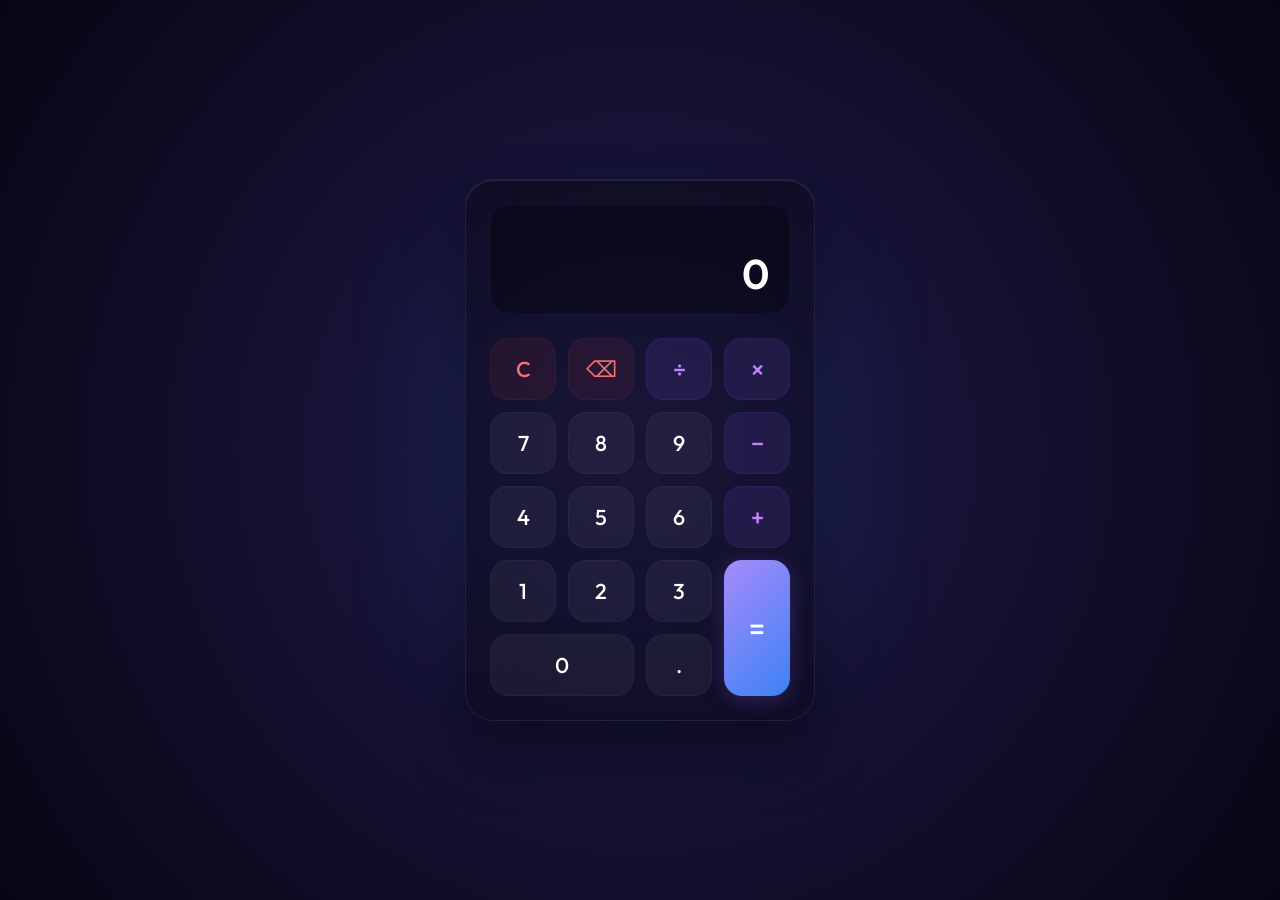
<file: OIBSIP/WebDevelopment-Level2-Task1-Calculator/index.html>
<!DOCTYPE html>
<html lang="en">
<head>
    <meta charset="UTF-8">
    <meta name="viewport" content="width=device-width, initial-scale=1.0">
    <title>Ultimate Glass Calculator</title>
    <link rel="preconnect" href="https://fonts.googleapis.com">
    <link rel="preconnect" href="https://fonts.gstatic.com" crossorigin>
    <link href="https://fonts.googleapis.com/css2?family=Outfit:wght@300;400;600;800&display=swap" rel="stylesheet">
    <link rel="stylesheet" href="style.css">
</head>
<body>
    <div class="calculator-wrapper">
        <div class="calculator-glow"></div>
        <div class="calculator">
            <div class="calculator-screen">
                <div class="history-display" id="history-display"></div>
                <div class="main-display" id="main-display">0</div>
            </div>
            <div class="button-grid">
                <button class="btn btn-action" data-action="clear">C</button>
                <button class="btn btn-action" data-action="delete">⌫</button>
                <button class="btn btn-operator" data-operator="/">÷</button>
                <button class="btn btn-operator" data-operator="*">×</button>
                
                <button class="btn btn-number" data-number="7">7</button>
                <button class="btn btn-number" data-number="8">8</button>
                <button class="btn btn-number" data-number="9">9</button>
                <button class="btn btn-operator" data-operator="-">−</button>
                
                <button class="btn btn-number" data-number="4">4</button>
                <button class="btn btn-number" data-number="5">5</button>
                <button class="btn btn-number" data-number="6">6</button>
                <button class="btn btn-operator" data-operator="+">+</button>
                
                <button class="btn btn-number" data-number="1">1</button>
                <button class="btn btn-number" data-number="2">2</button>
                <button class="btn btn-number" data-number="3">3</button>
                <button class="btn btn-action btn-equals" data-action="equals">=</button>
                
                <button class="btn btn-number btn-zero" data-number="0">0</button>
                <button class="btn btn-number" data-number=".">.</button>
            </div>
        </div>
    </div>
    <script src="script.js"></script>
</body>
</html>
</file>
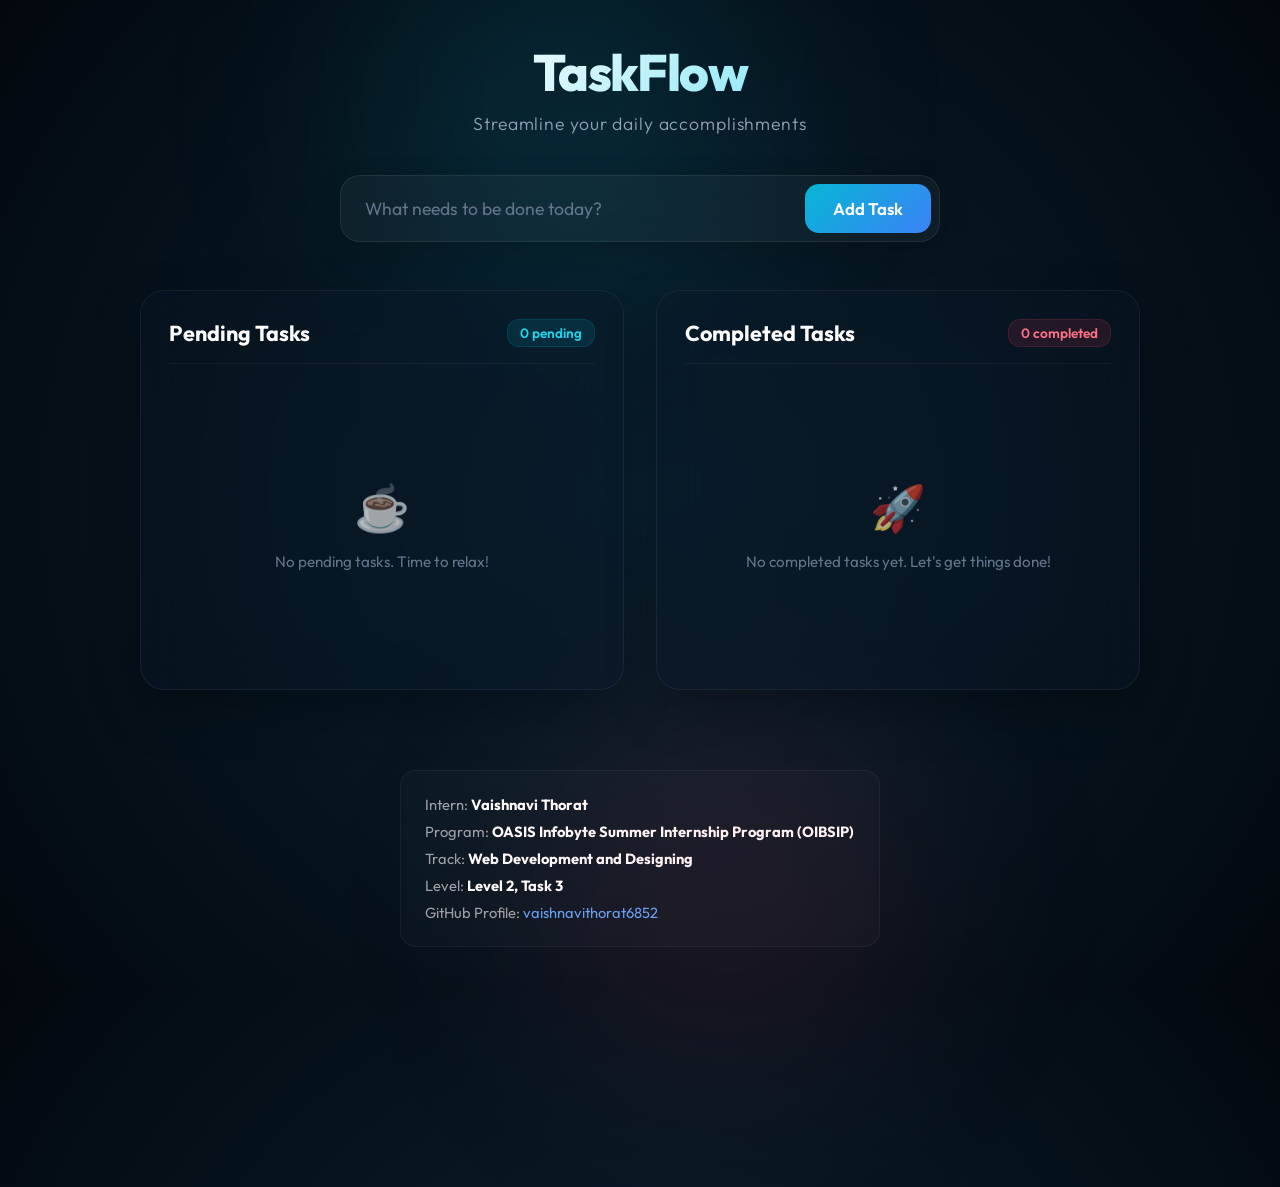
<file: OIBSIP/WebDevelopment-Level2-Task3-ToDoWebApp/index.html>
<!DOCTYPE html>
<html lang="en">
<head>
    <meta charset="UTF-8">
    <meta name="viewport" content="width=device-width, initial-scale=1.0">
    <title>TaskFlow - Elegant To-Do Web App</title>
    <link rel="preconnect" href="https://fonts.googleapis.com">
    <link rel="preconnect" href="https://fonts.gstatic.com" crossorigin>
    <link href="https://fonts.googleapis.com/css2?family=Outfit:wght@300;400;500;600;700;800&display=swap" rel="stylesheet">
    <link rel="stylesheet" href="style.css">
</head>
<body>
    <div class="app-glow-top"></div>
    <div class="app-glow-bottom"></div>
    
    <div class="app-container">
        <header class="app-header">
            <h1 class="app-title">TaskFlow</h1>
            <p class="app-subtitle">Streamline your daily accomplishments</p>
        </header>

        <section class="task-input-section">
            <div class="input-card">
                <input type="text" id="task-input" placeholder="What needs to be done today?" autocomplete="off">
                <button id="add-task-btn">Add Task</button>
            </div>
        </section>

        <main class="todo-grid">
            <section class="tasks-column pending-column">
                <div class="column-header">
                    <h2>Pending Tasks</h2>
                    <span class="count-badge" id="pending-count">0 pending</span>
                </div>
                <div class="task-list-wrapper">
                    <ul class="task-list" id="pending-list"></ul>
                    <div class="empty-state" id="pending-empty">
                        <div class="empty-icon">☕</div>
                        <p class="empty-text">No pending tasks. Time to relax!</p>
                    </div>
                </div>
            </section>

            <section class="tasks-column completed-column">
                <div class="column-header">
                    <h2>Completed Tasks</h2>
                    <span class="count-badge" id="completed-count">0 completed</span>
                </div>
                <div class="task-list-wrapper">
                    <ul class="task-list" id="completed-list"></ul>
                    <div class="empty-state" id="completed-empty">
                        <div class="empty-icon">🚀</div>
                        <p class="empty-text">No completed tasks yet. Let's get things done!</p>
                    </div>
                </div>
            </section>
        </main>
    </div>

    <footer class="app-footer">
        <div class="container">
            <div class="intern-badge">
                <p>Intern: <strong>Vaishnavi Thorat</strong></p>
                <p>Program: <strong>OASIS Infobyte Summer Internship Program (OIBSIP)</strong></p>
                <p>Track: <strong>Web Development and Designing</strong></p>
                <p>Level: <strong>Level 2, Task 3</strong></p>
                <p>GitHub Profile: <a href="https://github.com/vaishnavithorat6852" target="_blank" rel="noopener noreferrer">vaishnavithorat6852</a></p>
            </div>
        </div>
    </footer>
    <script src="script.js"></script>
</body>
</html>
</file>
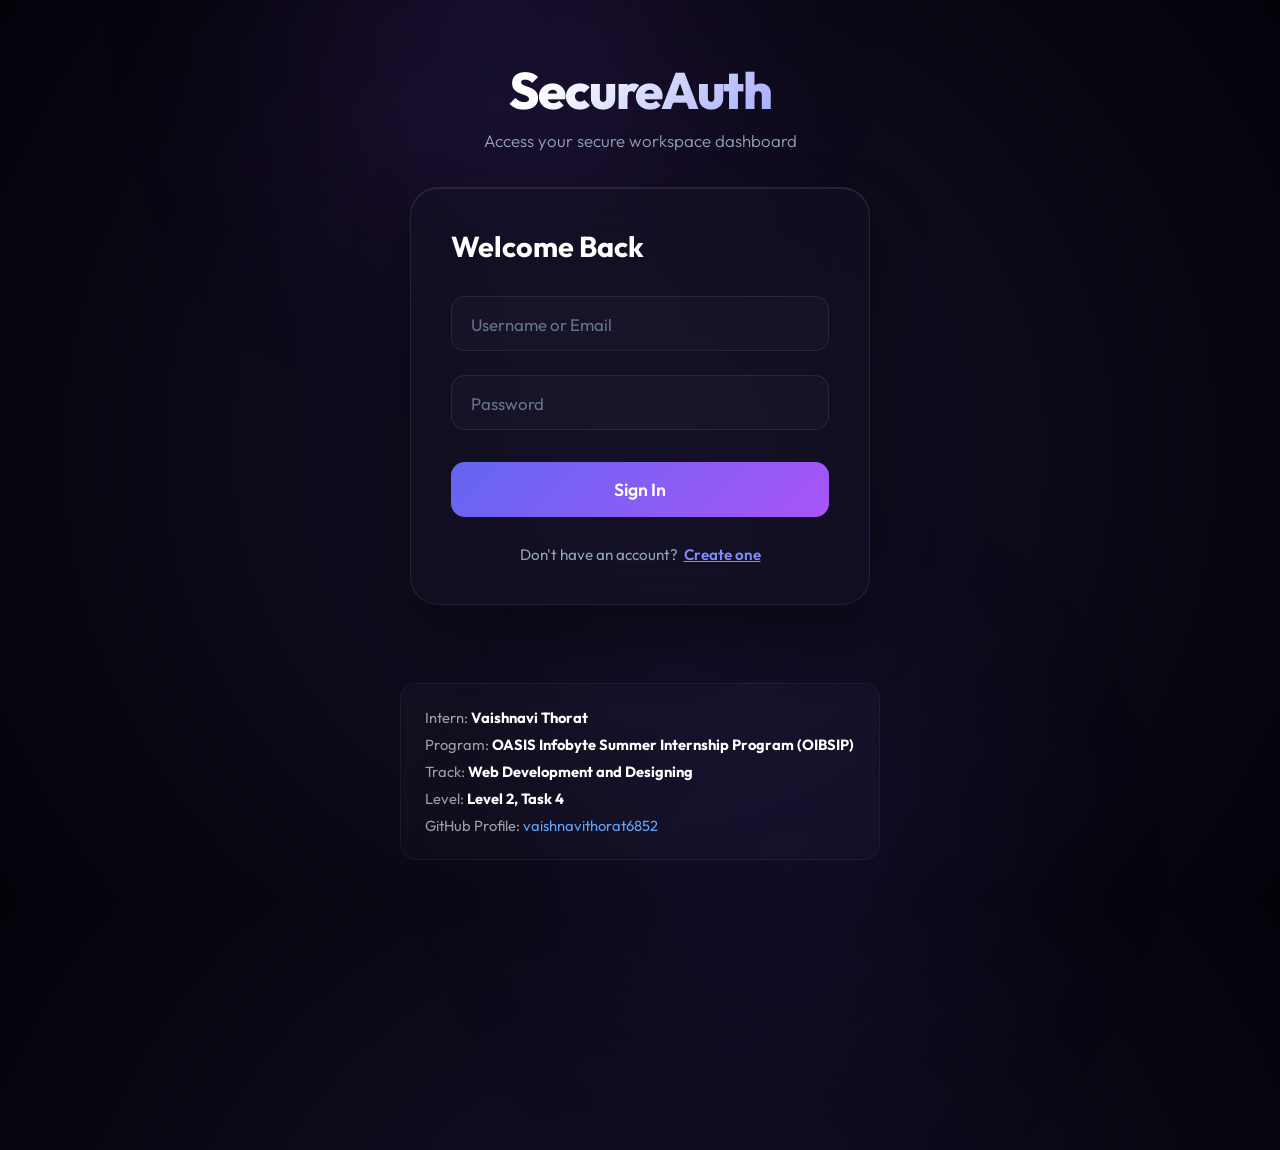
<file: OIBSIP/WebDevelopment-Level2-Task4-LoginAuthenticationSystem/index.html>
<!DOCTYPE html>
<html lang="en">
<head>
    <meta charset="UTF-8">
    <meta name="viewport" content="width=device-width, initial-scale=1.0">
    <title>SecureAuth - Ultimate Authentication Portal</title>
    <link rel="preconnect" href="https://fonts.googleapis.com">
    <link rel="preconnect" href="https://fonts.gstatic.com" crossorigin>
    <link href="https://fonts.googleapis.com/css2?family=Outfit:wght@300;400;500;600;700;800&display=swap" rel="stylesheet">
    <link rel="stylesheet" href="style.css">
</head>
<body>
    <div class="auth-glow-top"></div>
    <div class="auth-glow-bottom"></div>

    <div class="auth-wrapper">
        <header class="auth-header">
            <h1 class="auth-brand">SecureAuth</h1>
            <p class="auth-tagline">Access your secure workspace dashboard</p>
        </header>

        <div class="auth-card">
            <div id="alert-container" class="alert-container hidden"></div>

            <div id="login-view" class="auth-view">
                <h2 class="view-title">Welcome Back</h2>
                <form id="login-form" novalidate>
                    <div class="input-group">
                        <input type="text" id="login-username" required placeholder=" ">
                        <label for="login-username">Username or Email</label>
                    </div>
                    <div class="input-group">
                        <input type="password" id="login-password" required placeholder=" ">
                        <label for="login-password">Password</label>
                    </div>
                    <button type="submit" class="auth-btn">Sign In</button>
                </form>
                <div class="auth-switch">
                    <span>Don't have an account?</span>
                    <button id="go-to-register" class="switch-link-btn">Create one</button>
                </div>
            </div>

            <div id="register-view" class="auth-view hidden">
                <h2 class="view-title">Register Account</h2>
                <form id="register-form" novalidate>
                    <div class="input-group">
                        <input type="text" id="register-username" required placeholder=" ">
                        <label for="register-username">Username</label>
                    </div>
                    <div class="input-group">
                        <input type="email" id="register-email" required placeholder=" ">
                        <label for="register-email">Email Address</label>
                    </div>
                    <div class="input-group">
                        <input type="password" id="register-password" required placeholder=" ">
                        <label for="register-password">Password</label>
                    </div>
                    <div class="input-group">
                        <input type="password" id="register-confirm-password" required placeholder=" ">
                        <label for="register-confirm-password">Confirm Password</label>
                    </div>
                    <button type="submit" class="auth-btn">Register</button>
                </form>
                <div class="auth-switch">
                    <span>Already have an account?</span>
                    <button id="go-to-login" class="switch-link-btn">Sign In</button>
                </div>
            </div>
        </div>
    </div>

    <footer class="auth-footer">
        <div class="intern-badge">
            <p>Intern: <strong>Vaishnavi Thorat</strong></p>
            <p>Program: <strong>OASIS Infobyte Summer Internship Program (OIBSIP)</strong></p>
            <p>Track: <strong>Web Development and Designing</strong></p>
            <p>Level: <strong>Level 2, Task 4</strong></p>
            <p>GitHub Profile: <a href="https://github.com/vaishnavithorat6852" target="_blank" rel="noopener noreferrer">vaishnavithorat6852</a></p>
        </div>
    </footer>
    <script src="script.js"></script>
</body>
</html>
</file>
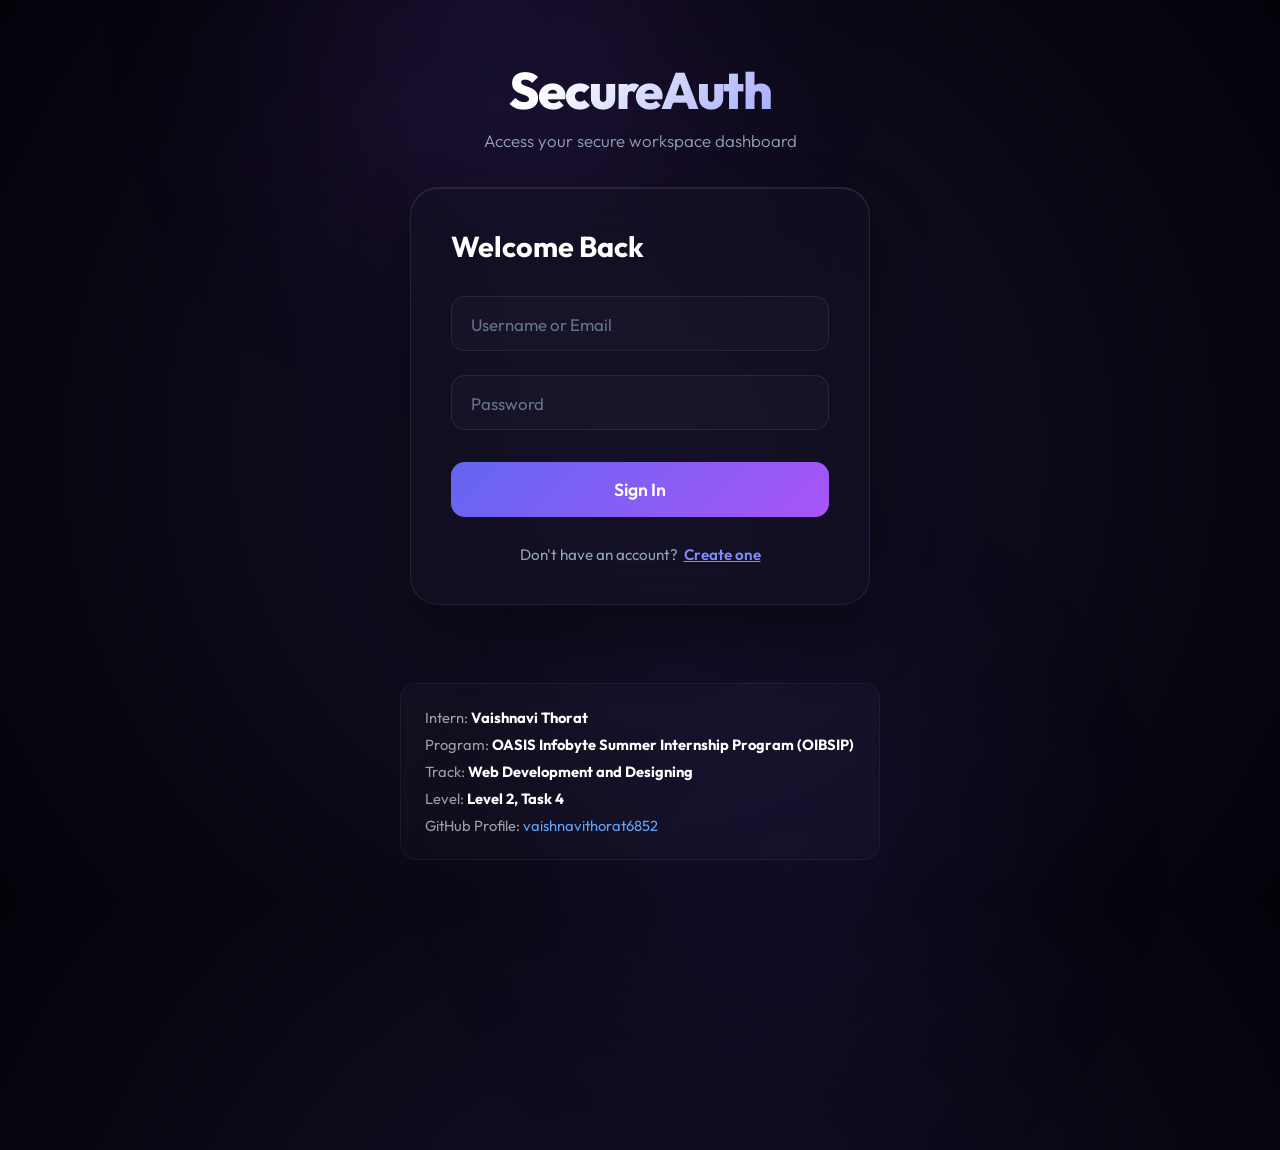
<file: OIBSIP/WebDevelopment-Level2-Task4-LoginAuthenticationSystem/dashboard.html>
<!DOCTYPE html>
<html lang="en">
<head>
    <meta charset="UTF-8">
    <meta name="viewport" content="width=device-width, initial-scale=1.0">
    <title>SecureAuth - Protected Dashboard</title>
    <script>
        if (!localStorage.getItem('session_user')) {
            window.location.replace('index.html');
        }
    </script>
    <link rel="preconnect" href="https://fonts.googleapis.com">
    <link rel="preconnect" href="https://fonts.gstatic.com" crossorigin>
    <link href="https://fonts.googleapis.com/css2?family=Outfit:wght@300;400;500;600;700;800&display=swap" rel="stylesheet">
    <link rel="stylesheet" href="style.css">
</head>
<body>
    <div class="auth-glow-top"></div>
    <div class="auth-glow-bottom"></div>

    <div class="dashboard-wrapper">
        <header class="dashboard-header">
            <span class="secure-badge">Secure Session Active</span>
            <h1 class="dashboard-title">Workspace Dashboard</h1>
        </header>

        <main class="dashboard-card">
            <div class="user-profile-header">
                <div class="profile-avatar" id="profile-avatar">U</div>
                <div class="profile-welcome">
                    <h2>Welcome, <span id="user-display-name">User</span>!</h2>
                    <p>You have successfully authenticated your session.</p>
                </div>
            </div>

            <div class="session-details">
                <h3>Session Details</h3>
                <div class="detail-row">
                    <span class="detail-label">Username</span>
                    <span class="detail-value" id="session-username">-</span>
                </div>
                <div class="detail-row">
                    <span class="detail-label">Email Address</span>
                    <span class="detail-value" id="session-email">-</span>
                </div>
                <div class="detail-row">
                    <span class="detail-label">Login Timestamp</span>
                    <span class="detail-value" id="session-time">-</span>
                </div>
            </div>

            <button id="logout-btn" class="logout-btn">Terminate Session (Logout)</button>
        </main>
    </div>

    <footer class="auth-footer">
        <div class="intern-badge">
            <p>Intern: <strong>Vaishnavi Thorat</strong></p>
            <p>Program: <strong>OASIS Infobyte Summer Internship Program (OIBSIP)</strong></p>
            <p>Track: <strong>Web Development and Designing</strong></p>
            <p>Level: <strong>Level 2, Task 4</strong></p>
            <p>GitHub Profile: <a href="https://github.com/vaishnavithorat6852" target="_blank" rel="noopener noreferrer">vaishnavithorat6852</a></p>
        </div>
    </footer>
    <script src="script.js"></script>
</body>
</html>
</file>
<file: OIBSIP/WebDevelopment-Level2-Task1-Calculator/style.css>
* {
    box-sizing: border-box;
    margin: 0;
    padding: 0;
}

body {
    display: flex;
    justify-content: center;
    align-items: center;
    min-height: 100vh;
    background: radial-gradient(circle at center, #1e1b4b 0%, #090514 100%);
    font-family: 'Outfit', sans-serif;
    overflow: hidden;
    position: relative;
}

.calculator-wrapper {
    position: relative;
    padding: 20px;
}

.calculator-glow {
    position: absolute;
    top: 50%;
    left: 50%;
    transform: translate(-50%, -50%);
    width: 450px;
    height: 450px;
    background: radial-gradient(circle, rgba(139, 92, 246, 0.2) 0%, rgba(59, 130, 246, 0.1) 50%, transparent 100%);
    filter: blur(40px);
    z-index: 1;
    pointer-events: none;
}

.calculator {
    position: relative;
    z-index: 2;
    width: 350px;
    background: rgba(15, 12, 30, 0.65);
    backdrop-filter: blur(25px);
    -webkit-backdrop-filter: blur(25px);
    border: 1px solid rgba(255, 255, 255, 0.08);
    border-radius: 28px;
    padding: 24px;
    box-shadow: 0 30px 60px rgba(0, 0, 0, 0.4),
                inset 0 1px 0 rgba(255, 255, 255, 0.1);
}

.calculator-screen {
    display: flex;
    flex-direction: column;
    justify-content: flex-end;
    align-items: flex-end;
    height: 110px;
    background: rgba(0, 0, 0, 0.3);
    border-radius: 20px;
    padding: 16px 20px;
    margin-bottom: 24px;
    border: 1px solid rgba(255, 255, 255, 0.03);
    overflow: hidden;
}

.history-display {
    font-size: 0.95rem;
    color: rgba(167, 139, 250, 0.7);
    min-height: 22px;
    margin-bottom: 4px;
    word-break: break-all;
    text-align: right;
    max-width: 100%;
    white-space: nowrap;
    overflow: hidden;
    text-overflow: ellipsis;
}

.main-display {
    font-size: 2.6rem;
    font-weight: 600;
    color: #ffffff;
    word-break: break-all;
    text-align: right;
    max-width: 100%;
    white-space: nowrap;
    overflow-x: auto;
    overflow-y: hidden;
}

.main-display::-webkit-scrollbar {
    height: 3px;
}

.main-display::-webkit-scrollbar-thumb {
    background: rgba(255, 255, 255, 0.1);
    border-radius: 10px;
}

.button-grid {
    display: grid;
    grid-template-columns: repeat(4, 1fr);
    gap: 12px;
}

.btn {
    font-family: 'Outfit', sans-serif;
    font-size: 1.35rem;
    font-weight: 500;
    border: none;
    border-radius: 18px;
    height: 62px;
    color: #ffffff;
    cursor: pointer;
    transition: all 0.2s cubic-bezier(0.4, 0, 0.2, 1);
    outline: none;
    user-select: none;
}

.btn-number {
    background: rgba(255, 255, 255, 0.05);
    border: 1px solid rgba(255, 255, 255, 0.03);
}

.btn-number:hover {
    background: rgba(255, 255, 255, 0.12);
    transform: translateY(-2px);
    box-shadow: 0 4px 12px rgba(0, 0, 0, 0.15);
}

.btn-number:active {
    background: rgba(255, 255, 255, 0.08);
    transform: scale(0.96);
}

.btn-operator {
    background: rgba(139, 92, 246, 0.12);
    color: #c084fc;
    border: 1px solid rgba(139, 92, 246, 0.1);
    font-size: 1.5rem;
}

.btn-operator:hover {
    background: rgba(139, 92, 246, 0.25);
    color: #e9d5ff;
    transform: translateY(-2px);
    box-shadow: 0 4px 15px rgba(139, 92, 246, 0.2);
}

.btn-operator:active {
    background: rgba(139, 92, 246, 0.18);
    transform: scale(0.96);
}

.btn-action {
    background: rgba(239, 68, 68, 0.08);
    color: #f87171;
    border: 1px solid rgba(239, 68, 68, 0.08);
}

.btn-action:hover {
    background: rgba(239, 68, 68, 0.2);
    color: #fca5a5;
    transform: translateY(-2px);
    box-shadow: 0 4px 15px rgba(239, 68, 68, 0.15);
}

.btn-action:active {
    background: rgba(239, 68, 68, 0.12);
    transform: scale(0.96);
}

.btn-equals {
    background: linear-gradient(135deg, #a78bfa 0%, #3b82f6 100%);
    color: #ffffff;
    border: none;
    grid-row: span 2;
    height: auto;
    font-size: 1.8rem;
    box-shadow: 0 4px 20px rgba(139, 92, 246, 0.25);
}

.btn-equals:hover {
    background: linear-gradient(135deg, #c084fc 0%, #60a5fa 100%);
    transform: translateY(-2px);
    box-shadow: 0 8px 25px rgba(139, 92, 246, 0.4);
}

.btn-equals:active {
    transform: scale(0.96);
    box-shadow: 0 4px 10px rgba(139, 92, 246, 0.2);
}

.btn-zero {
    grid-column: span 2;
}

@media (max-width: 400px) {
    .calculator {
        width: 100%;
        max-width: 340px;
    }
}

.btn:active, .btn.keyboard-active {
    transform: scale(0.96);
}

.btn-number.keyboard-active {
    background: rgba(255, 255, 255, 0.08);
}

.btn-operator.keyboard-active {
    background: rgba(139, 92, 246, 0.18);
}

.btn-action.keyboard-active {
    background: rgba(239, 68, 68, 0.12);
}
</file>
<file: OIBSIP/WebDevelopment-Level2-Task3-ToDoWebApp/style.css>
* {
    box-sizing: border-box;
    margin: 0;
    padding: 0;
}

body {
    background-color: #03080e;
    background: radial-gradient(circle at center, #0a2130 0%, #03080e 100%);
    font-family: 'Outfit', sans-serif;
    color: #f1f5f9;
    min-height: 100vh;
    padding: 40px 20px;
    position: relative;
    overflow-x: hidden;
}

.app-glow-top {
    position: absolute;
    top: -200px;
    left: 20%;
    width: 600px;
    height: 600px;
    background: radial-gradient(circle, rgba(6, 182, 212, 0.15) 0%, transparent 70%);
    filter: blur(80px);
    z-index: 0;
    pointer-events: none;
}

.app-glow-bottom {
    position: absolute;
    bottom: -200px;
    right: 20%;
    width: 600px;
    height: 600px;
    background: radial-gradient(circle, rgba(244, 63, 94, 0.12) 0%, transparent 70%);
    filter: blur(80px);
    z-index: 0;
    pointer-events: none;
}

.app-container {
    position: relative;
    z-index: 1;
    max-width: 1000px;
    margin: 0 auto;
}

.app-header {
    text-align: center;
    margin-bottom: 40px;
}

.app-title {
    font-size: 3.2rem;
    font-weight: 800;
    letter-spacing: -0.03em;
    background: linear-gradient(135deg, #ffffff 30%, #22d3ee 100%);
    -webkit-background-clip: text;
    -webkit-text-fill-color: transparent;
    margin-bottom: 8px;
}

.app-subtitle {
    font-size: 1.1rem;
    color: #94a3b8;
    font-weight: 300;
    letter-spacing: 0.05em;
}

.task-input-section {
    max-width: 600px;
    margin: 0 auto 48px;
}

.input-card {
    background: rgba(255, 255, 255, 0.04);
    backdrop-filter: blur(20px);
    -webkit-backdrop-filter: blur(20px);
    border: 1px solid rgba(255, 255, 255, 0.08);
    border-radius: 20px;
    padding: 8px 8px 8px 24px;
    display: flex;
    align-items: center;
    box-shadow: 0 10px 30px rgba(0, 0, 0, 0.2);
    transition: all 0.3s ease;
}

.input-card:focus-within {
    border-color: rgba(34, 211, 238, 0.5);
    box-shadow: 0 10px 30px rgba(6, 182, 212, 0.15),
                0 0 0 3px rgba(6, 182, 212, 0.1);
}

#task-input {
    flex-grow: 1;
    background: transparent;
    border: none;
    outline: none;
    color: #ffffff;
    font-family: 'Outfit', sans-serif;
    font-size: 1.1rem;
    padding: 12px 0;
}

#task-input::placeholder {
    color: #64748b;
}

#add-task-btn {
    background: linear-gradient(135deg, #06b6d4 0%, #3b82f6 100%);
    color: #ffffff;
    border: none;
    font-family: 'Outfit', sans-serif;
    font-size: 1.05rem;
    font-weight: 600;
    border-radius: 14px;
    padding: 14px 28px;
    cursor: pointer;
    transition: all 0.2s ease;
}

#add-task-btn:hover {
    background: linear-gradient(135deg, #22d3ee 0%, #60a5fd 100%);
    transform: translateY(-1px);
    box-shadow: 0 4px 15px rgba(6, 182, 212, 0.3);
}

#add-task-btn:active {
    transform: translateY(0);
}

.todo-grid {
    display: grid;
    grid-template-columns: 1fr 1fr;
    gap: 32px;
    align-items: start;
}

.tasks-column {
    background: rgba(10, 24, 38, 0.45);
    backdrop-filter: blur(25px);
    -webkit-backdrop-filter: blur(25px);
    border: 1px solid rgba(255, 255, 255, 0.06);
    border-radius: 24px;
    padding: 28px;
    box-shadow: 0 20px 50px rgba(0, 0, 0, 0.3);
    min-height: 400px;
    display: flex;
    flex-direction: column;
}

.column-header {
    display: flex;
    justify-content: space-between;
    align-items: center;
    margin-bottom: 24px;
    padding-bottom: 16px;
    border-bottom: 1px solid rgba(255, 255, 255, 0.05);
}

.column-header h2 {
    font-size: 1.35rem;
    font-weight: 700;
    color: #ffffff;
}

.count-badge {
    font-size: 0.85rem;
    font-weight: 600;
    padding: 4px 12px;
    border-radius: 12px;
}

.pending-column .count-badge {
    background: rgba(6, 182, 212, 0.12);
    color: #22d3ee;
    border: 1px solid rgba(6, 182, 212, 0.15);
}

.completed-column .count-badge {
    background: rgba(244, 63, 94, 0.12);
    color: #fb7185;
    border: 1px solid rgba(244, 63, 94, 0.15);
}

.task-list-wrapper {
    flex-grow: 1;
    display: flex;
    flex-direction: column;
    position: relative;
}

.task-list {
    list-style: none;
    display: flex;
    flex-direction: column;
    gap: 16px;
}

.task-item {
    background: rgba(255, 255, 255, 0.02);
    border: 1px solid rgba(255, 255, 255, 0.04);
    border-radius: 16px;
    padding: 16px 20px;
    display: flex;
    align-items: flex-start;
    gap: 16px;
    transition: all 0.3s cubic-bezier(0.4, 0, 0.2, 1);
    animation: slideIn 0.3s ease forwards;
}

@keyframes slideIn {
    from {
        opacity: 0;
        transform: translateY(10px) scale(0.98);
    }
    to {
        opacity: 1;
        transform: translateY(0) scale(1);
    }
}

.task-item:hover {
    background: rgba(255, 255, 255, 0.04);
    border-color: rgba(255, 255, 255, 0.08);
}

.checkbox-wrapper {
    display: flex;
    align-items: center;
    height: 24px;
}

.task-checkbox {
    appearance: none;
    -webkit-appearance: none;
    width: 22px;
    height: 22px;
    border-radius: 50%;
    border: 2px solid #64748b;
    outline: none;
    cursor: pointer;
    display: flex;
    align-items: center;
    justify-content: center;
    transition: all 0.2s ease;
    background: transparent;
    position: relative;
}

.task-checkbox:hover {
    border-color: #06b6d4;
    background: rgba(6, 182, 212, 0.08);
}

.task-checkbox:checked {
    border-color: #f43f5e;
    background: #f43f5e;
}

.task-checkbox:checked::after {
    content: "✓";
    font-size: 0.85rem;
    color: #ffffff;
    font-weight: 700;
}

.task-details {
    flex-grow: 1;
    display: flex;
    flex-direction: column;
    gap: 6px;
    overflow: hidden;
}

.task-text {
    font-size: 1.05rem;
    color: #e2e8f0;
    word-break: break-word;
    transition: all 0.2s ease;
}

.task-item.completed .task-text {
    text-decoration: line-through;
    color: #64748b;
}

.task-time {
    font-size: 0.75rem;
    color: #64748b;
    display: block;
}

.task-actions {
    display: flex;
    gap: 8px;
    align-self: center;
}

.action-btn {
    background: transparent;
    border: 1px solid transparent;
    font-family: 'Outfit', sans-serif;
    font-size: 0.85rem;
    font-weight: 500;
    padding: 6px 14px;
    border-radius: 8px;
    cursor: pointer;
    transition: all 0.2s ease;
}

.edit-btn {
    color: #22d3ee;
    border-color: rgba(34, 211, 238, 0.2);
}

.edit-btn:hover {
    background: rgba(34, 211, 238, 0.1);
    border-color: #22d3ee;
}

.delete-btn {
    color: #ef4444;
    border-color: rgba(239, 68, 68, 0.2);
}

.delete-btn:hover {
    background: rgba(239, 68, 68, 0.1);
    border-color: #ef4444;
}

.edit-mode-input {
    width: 100%;
    background: rgba(255, 255, 255, 0.05);
    border: 1px solid rgba(34, 211, 238, 0.3);
    border-radius: 8px;
    color: #ffffff;
    font-family: 'Outfit', sans-serif;
    font-size: 1.05rem;
    padding: 6px 12px;
    outline: none;
    box-shadow: 0 0 10px rgba(6, 182, 212, 0.1);
}

.edit-mode-input:focus {
    border-color: #22d3ee;
}

.empty-state {
    display: flex;
    flex-direction: column;
    align-items: center;
    justify-content: center;
    padding: 60px 20px;
    text-align: center;
    color: #64748b;
    margin: auto;
}

.empty-icon {
    font-size: 2.8rem;
    margin-bottom: 16px;
    opacity: 0.7;
}

.empty-text {
    font-size: 0.95rem;
    font-weight: 400;
}

.app-footer {
    margin-top: 80px;
    text-align: center;
}

.intern-badge {
    background: rgba(255, 255, 255, 0.02);
    border: 1px solid rgba(255, 255, 255, 0.05);
    border-radius: 16px;
    padding: 24px;
    display: inline-block;
    max-width: 480px;
    width: 100%;
    text-align: left;
    margin: 0 auto;
}

.intern-badge p {
    font-size: 0.92rem;
    margin-bottom: 8px;
    color: rgba(255, 255, 255, 0.6);
}

.intern-badge p:last-child {
    margin-bottom: 0;
}

.intern-badge strong {
    color: #ffffff;
}

.intern-badge a {
    color: #60a5fa;
    text-decoration: none;
    transition: color 0.2s ease;
}

.intern-badge a:hover {
    color: #93c5fd;
    text-decoration: underline;
}

@media (max-width: 800px) {
    .todo-grid {
        grid-template-columns: 1fr;
        gap: 24px;
    }
    .tasks-column {
        min-height: auto;
    }
}

.task-item.fade-out {
    opacity: 0;
    transform: translateY(-10px) scale(0.95);
    margin-top: -60px;
    padding-top: 0;
    padding-bottom: 0;
    border-color: transparent;
    pointer-events: none;
}
</file>
<file: OIBSIP/WebDevelopment-Level2-Task4-LoginAuthenticationSystem/style.css>
* {
    box-sizing: border-box;
    margin: 0;
    padding: 0;
}

body {
    background-color: #040209;
    background: radial-gradient(circle at center, #161129 0%, #040209 100%);
    font-family: 'Outfit', sans-serif;
    color: #f1f5f9;
    min-height: 100vh;
    padding: 40px 20px;
    display: flex;
    flex-direction: column;
    justify-content: space-between;
    align-items: center;
    position: relative;
    overflow-x: hidden;
}

.auth-glow-top {
    position: absolute;
    top: -250px;
    left: 15%;
    width: 600px;
    height: 600px;
    background: radial-gradient(circle, rgba(124, 58, 237, 0.15) 0%, transparent 70%);
    filter: blur(80px);
    z-index: 0;
    pointer-events: none;
}

.auth-glow-bottom {
    position: absolute;
    bottom: -250px;
    right: 15%;
    width: 600px;
    height: 600px;
    background: radial-gradient(circle, rgba(67, 56, 202, 0.12) 0%, transparent 70%);
    filter: blur(80px);
    z-index: 0;
    pointer-events: none;
}

.auth-wrapper, .dashboard-wrapper {
    position: relative;
    z-index: 1;
    width: 100%;
    max-width: 460px;
    margin: auto;
}

.auth-header, .dashboard-header {
    text-align: center;
    margin-bottom: 36px;
}

.auth-brand {
    font-size: 3.2rem;
    font-weight: 800;
    letter-spacing: -0.03em;
    background: linear-gradient(135deg, #ffffff 30%, #818cf8 100%);
    -webkit-background-clip: text;
    -webkit-text-fill-color: transparent;
    margin-bottom: 8px;
}

.auth-tagline {
    font-size: 1.05rem;
    color: #94a3b8;
    font-weight: 300;
}

.auth-card, .dashboard-card {
    background: rgba(20, 18, 38, 0.55);
    backdrop-filter: blur(25px);
    -webkit-backdrop-filter: blur(25px);
    border: 1px solid rgba(255, 255, 255, 0.08);
    border-radius: 28px;
    padding: 40px;
    box-shadow: 0 30px 60px rgba(0, 0, 0, 0.4),
                inset 0 1px 0 rgba(255, 255, 255, 0.1);
}

.view-title {
    font-size: 1.8rem;
    font-weight: 700;
    color: #ffffff;
    margin-bottom: 32px;
}

.input-group {
    position: relative;
    margin-bottom: 24px;
}

.input-group input {
    width: 100%;
    background: rgba(255, 255, 255, 0.02);
    border: 1px solid rgba(255, 255, 255, 0.08);
    border-radius: 14px;
    padding: 16px 20px;
    color: #ffffff;
    font-family: 'Outfit', sans-serif;
    font-size: 1.05rem;
    outline: none;
    transition: all 0.3s ease;
}

.input-group label {
    position: absolute;
    top: 50%;
    left: 20px;
    transform: translateY(-50%);
    color: #64748b;
    font-size: 1.05rem;
    pointer-events: none;
    transition: all 0.3s cubic-bezier(0.4, 0, 0.2, 1);
}

.input-group input:focus {
    border-color: #818cf8;
    background: rgba(255, 255, 255, 0.05);
    box-shadow: 0 0 15px rgba(99, 102, 241, 0.15);
}

.input-group input:focus + label,
.input-group input:not(:placeholder-shown) + label {
    top: 0;
    font-size: 0.82rem;
    color: #a5b4fc;
    background: #0f0e1d;
    padding: 2px 8px;
    border-radius: 4px;
    transform: translateY(-50%);
}

.auth-btn, .logout-btn {
    width: 100%;
    background: linear-gradient(135deg, #6366f1 0%, #a855f7 100%);
    color: #ffffff;
    border: none;
    font-family: 'Outfit', sans-serif;
    font-size: 1.1rem;
    font-weight: 600;
    border-radius: 14px;
    padding: 16px;
    cursor: pointer;
    transition: all 0.2s ease;
    margin-top: 8px;
}

.auth-btn:hover {
    background: linear-gradient(135deg, #818cf8 0%, #c084fc 100%);
    transform: translateY(-1px);
    box-shadow: 0 4px 20px rgba(99, 102, 241, 0.3);
}

.auth-btn:active, .logout-btn:active {
    transform: translateY(0);
}

.auth-switch {
    display: flex;
    justify-content: center;
    align-items: center;
    gap: 6px;
    margin-top: 28px;
    font-size: 0.95rem;
    color: #94a3b8;
}

.switch-link-btn {
    background: transparent;
    border: none;
    color: #818cf8;
    font-family: 'Outfit', sans-serif;
    font-size: 0.95rem;
    font-weight: 600;
    cursor: pointer;
    transition: color 0.2s ease;
    text-decoration: underline;
}

.switch-link-btn:hover {
    color: #a5b4fc;
}

.alert-container {
    padding: 14px 20px;
    border-radius: 14px;
    font-size: 0.95rem;
    font-weight: 500;
    margin-bottom: 28px;
    line-height: 1.4;
    animation: alertFadeIn 0.3s ease;
}

@keyframes alertFadeIn {
    from {
        opacity: 0;
        transform: translateY(-8px);
    }
    to {
        opacity: 1;
        transform: translateY(0);
    }
}

.alert-success {
    background: rgba(16, 185, 129, 0.12);
    color: #34d399;
    border: 1px solid rgba(16, 185, 129, 0.2);
}

.alert-error {
    background: rgba(239, 68, 68, 0.12);
    color: #f87171;
    border: 1px solid rgba(239, 68, 68, 0.2);
}

.hidden {
    display: none !important;
}

.secure-badge {
    background: rgba(16, 185, 129, 0.1);
    color: #34d399;
    border: 1px solid rgba(16, 185, 129, 0.2);
    font-size: 0.8rem;
    font-weight: 600;
    text-transform: uppercase;
    letter-spacing: 0.05em;
    padding: 6px 14px;
    border-radius: 20px;
    display: inline-block;
    margin-bottom: 12px;
}

.dashboard-title {
    font-size: 2.6rem;
    font-weight: 800;
    letter-spacing: -0.02em;
    color: #ffffff;
}

.user-profile-header {
    display: flex;
    align-items: center;
    gap: 20px;
    margin-bottom: 36px;
    padding-bottom: 24px;
    border-bottom: 1px solid rgba(255, 255, 255, 0.06);
}

.profile-avatar {
    width: 60px;
    height: 60px;
    border-radius: 50%;
    background: linear-gradient(135deg, #ec4899 0%, #8b5cf6 100%);
    color: #ffffff;
    display: flex;
    justify-content: center;
    align-items: center;
    font-size: 1.8rem;
    font-weight: 700;
    box-shadow: 0 4px 15px rgba(139, 92, 246, 0.3);
}

.profile-welcome h2 {
    font-size: 1.4rem;
    font-weight: 700;
    color: #ffffff;
    margin-bottom: 4px;
}

.profile-welcome p {
    font-size: 0.95rem;
    color: #94a3b8;
}

.session-details h3 {
    font-size: 1.1rem;
    font-weight: 600;
    color: #a5b4fc;
    margin-bottom: 18px;
    letter-spacing: 0.02em;
    text-transform: uppercase;
}

.detail-row {
    display: flex;
    justify-content: space-between;
    align-items: center;
    padding: 14px 0;
    border-bottom: 1px solid rgba(255, 255, 255, 0.04);
}

.detail-row:last-of-type {
    border-bottom: none;
    margin-bottom: 28px;
}

.detail-label {
    font-size: 0.95rem;
    color: #64748b;
}

.detail-value {
    font-size: 1rem;
    color: #e2e8f0;
    font-weight: 500;
}

.logout-btn {
    background: rgba(239, 68, 68, 0.1);
    color: #f87171;
    border: 1px solid rgba(239, 68, 68, 0.2);
    margin-top: 0;
}

.logout-btn:hover {
    background: rgba(239, 68, 68, 0.22);
    color: #fca5a5;
    border-color: #ef4444;
    transform: translateY(-1px);
    box-shadow: 0 4px 15px rgba(239, 68, 68, 0.15);
}

.auth-footer {
    width: 100%;
    margin-top: 60px;
    text-align: center;
    position: relative;
    z-index: 1;
}

.intern-badge {
    background: rgba(255, 255, 255, 0.02);
    border: 1px solid rgba(255, 255, 255, 0.05);
    border-radius: 16px;
    padding: 24px;
    display: inline-block;
    max-width: 480px;
    width: 100%;
    text-align: left;
    margin: 0 auto;
}

.intern-badge p {
    font-size: 0.92rem;
    margin-bottom: 8px;
    color: rgba(255, 255, 255, 0.6);
}

.intern-badge p:last-child {
    margin-bottom: 0;
}

.intern-badge strong {
    color: #ffffff;
}

.intern-badge a {
    color: #60a5fa;
    text-decoration: none;
    transition: color 0.2s ease;
}

.intern-badge a:hover {
    color: #93c5fd;
    text-decoration: underline;
}

@media (max-width: 480px) {
    .auth-card, .dashboard-card {
        padding: 30px 24px;
    }
    .auth-brand {
        font-size: 2.6rem;
    }
    .dashboard-title {
        font-size: 2.1rem;
    }
}
</file>
